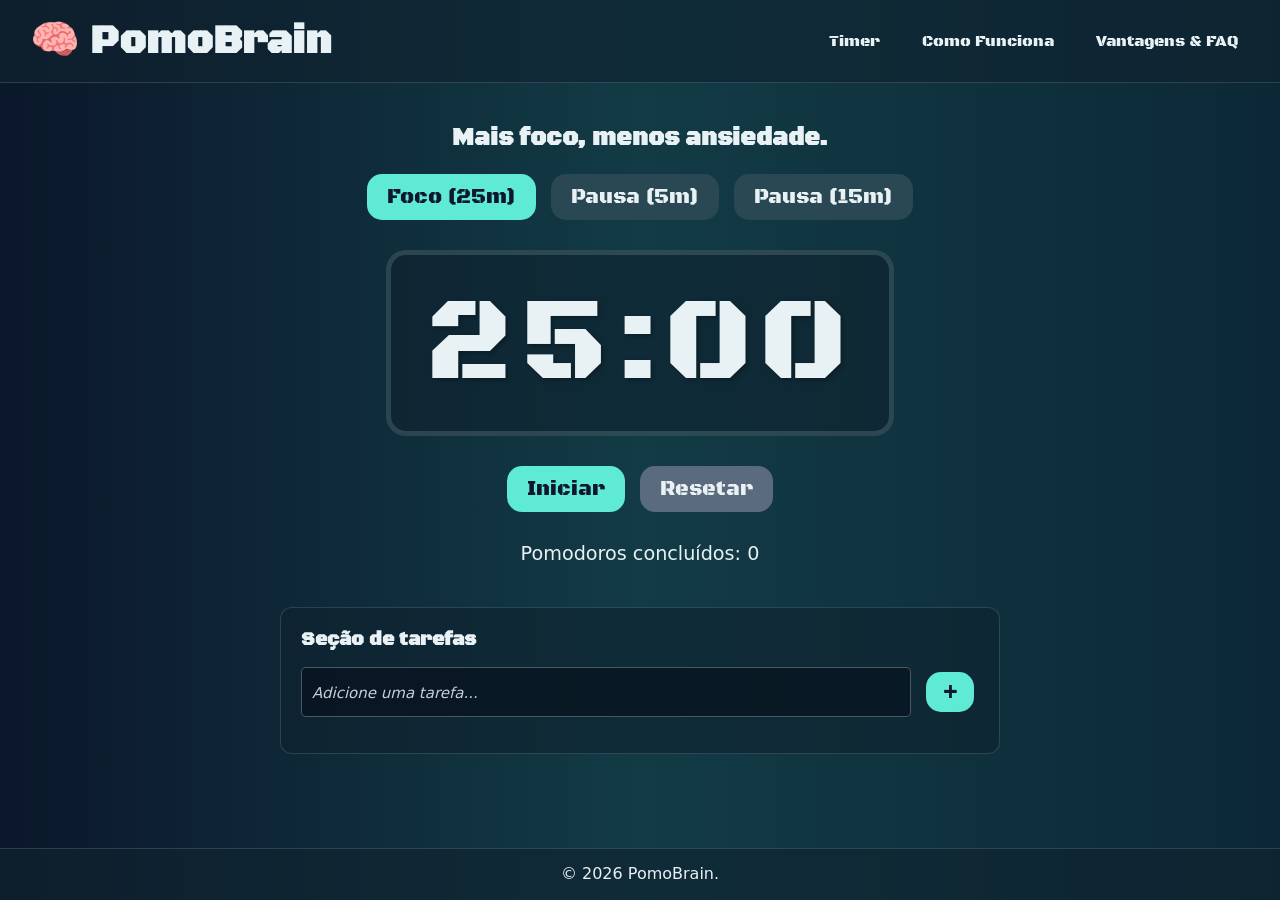
<file: index.html>
<!DOCTYPE html>
<html lang="pt-BR">

<head>
    <meta charset="UTF-8">
    <meta name="viewport" content="width=device-width, initial-scale=1.0">
    <title>PomoBrain - Timer</title>
    <link rel="stylesheet" href="assets/css/style.css">
    <script src="assets/js/script.js" defer></script>
</head>

<body>

    <header class="cabecalho">
        <h1 class="titulo-principal"><a href="index.html">🧠 PomoBrain</a></h1>

        <nav>
            <ul class="lista-navegacao">
                <li><a class="link-navegacao" href="index.html">Timer</a></li>
                <li><a class="link-navegacao" href="pages/metodo.html">Como Funciona</a></li>
                <li><a class="link-navegacao" href="pages/faq.html">Vantagens & FAQ</a></li>
            </ul>
        </nav>
    </header>

    <main class="pagina-principal">
        <div class="timer-container">
            <h2 class="titulo-secao" id="mensagem-texto">Mais foco, menos ansiedade.</h2>

            <div>
                <button class="botao-modo ativo" type="button" id="btn-foco">Foco (25m)</button>
                <button class="botao-modo" type="button" id="btn-curta">Pausa (5m)</button>
                <button class="botao-modo" type="button" id="btn-longa">Pausa (15m)</button>
            </div>

            <div class="display-tempo" id="tempo-display">25:00</div>

            <div>
                <button class="botao-controle" type="button" id="btn-acao">Iniciar</button>
                <button class="botao-controle botao-reset" type="button" id="btn-reset">Resetar</button>
            </div>

            <p class="contador-texto" id="contador-texto">Pomodoros concluídos: 0</p>
        </div>

        <div class="secao-tarefas">
            <h3 class="titulo-secao">Seção de tarefas</h3>

            <form class="form-nova-tarefa" id="form-nova-tarefa">
                <input
                    class="input-tarefa"
                    id="input-nova-tarefa"
                    type="text"
                    placeholder="Adicione uma tarefa..."
                    aria-label="Nova tarefa"
                    maxlength="200"
                    required>
                <button class="botao-adicionar" type="submit" aria-label="Adicionar tarefa">+</button>
            </form>

            <ul class="lista-tarefas" id="lista-tarefas"></ul>
        </div>
    </main>

    <footer class="rodape">
        <p>&copy; 2026 PomoBrain.</p>
    </footer>
    <audio id="som-alarme" src="assets/audio/alarme.mp3" preload="auto"></audio>
</body>

</html>
</file>
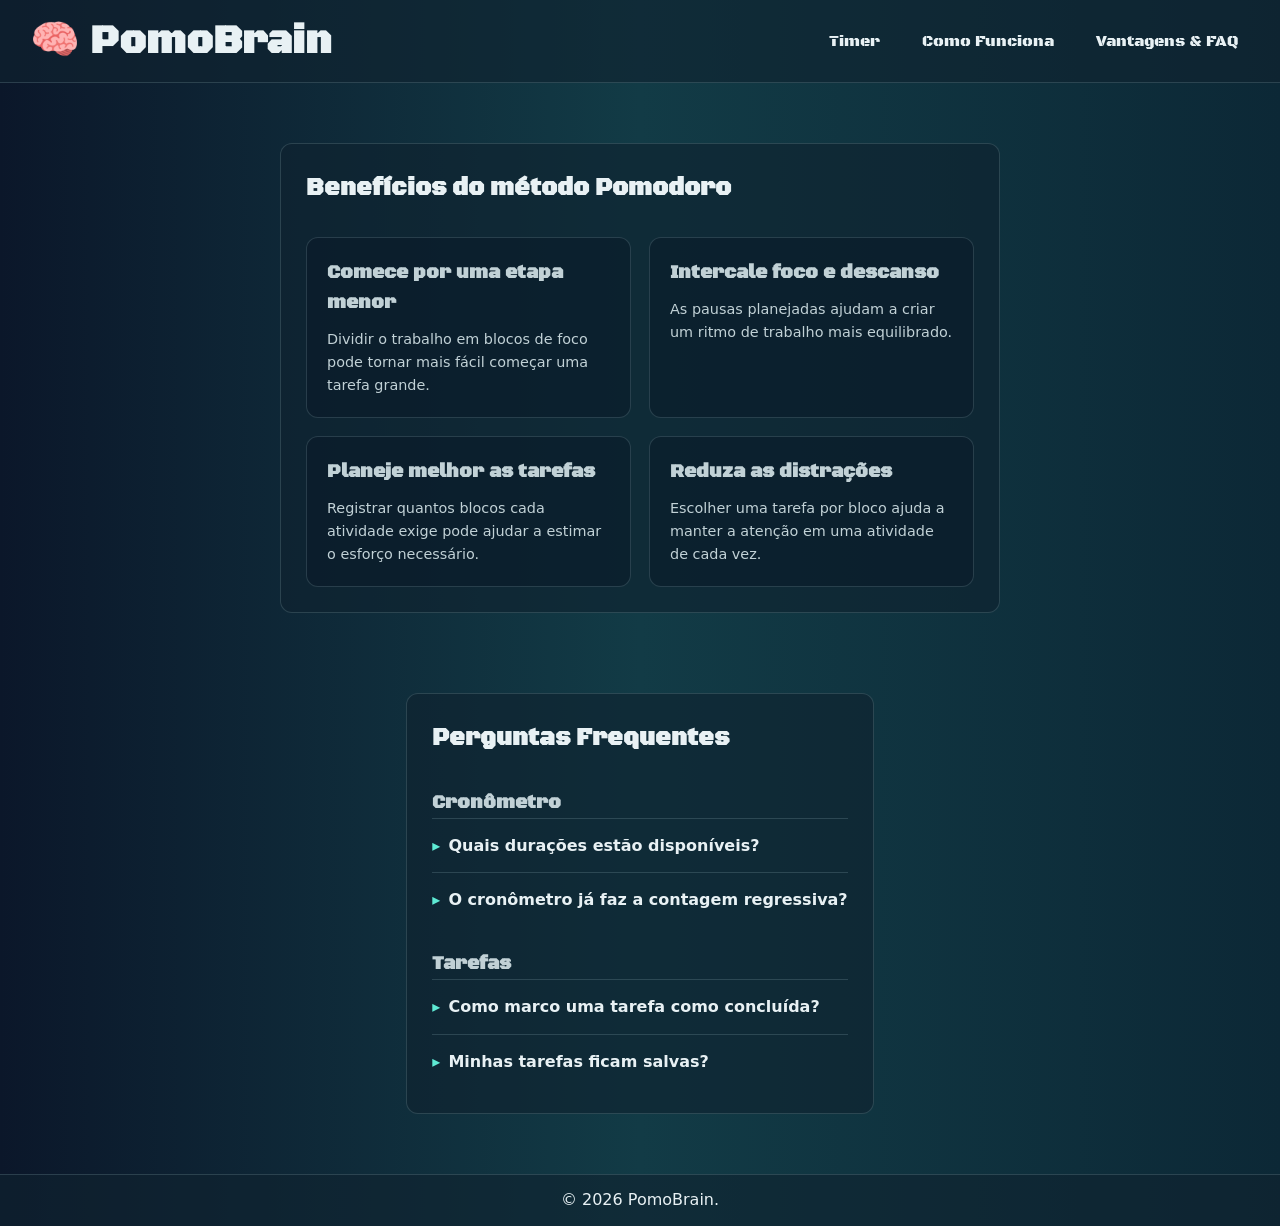
<file: pages/faq.html>
<!DOCTYPE html>
<html lang="pt-BR">
<head>
    <meta charset="UTF-8">
    <meta name="viewport" content="width=device-width, initial-scale=1.0">
    <title>Vantagens e FAQ - PomoBrain</title>
    <link rel="stylesheet" href="../assets/css/style.css">
</head>
<body>

    <header class="cabecalho">
        <h1 class="titulo-principal"><a href="../index.html">🧠 PomoBrain</a></h1>

        <nav>
            <ul class="lista-navegacao">
                <li><a class="link-navegacao" href="../index.html">Timer</a></li>
                <li><a class="link-navegacao" href="metodo.html">Como Funciona</a></li>
                <li><a class="link-navegacao" href="faq.html">Vantagens & FAQ</a></li>
            </ul>
        </nav>
    </header>

    <main class="pagina-principal">
        <div class="secao-conteudo">
            <h2 class="titulo-secao-m">Benefícios do método Pomodoro</h2>
            
            <div class="benefits-grid">
                
                <div class="card-beneficio">
                    <h3 class="titulo-card">Comece por uma etapa menor</h3>
                    <p>Dividir o trabalho em blocos de foco pode tornar mais fácil começar uma tarefa grande.</p>
                </div>
                
                <div class="card-beneficio">
                    <h3 class="titulo-card">Intercale foco e descanso</h3>
                    <p>As pausas planejadas ajudam a criar um ritmo de trabalho mais equilibrado.</p>
                </div>
                
                <div class="card-beneficio">
                    <h3 class="titulo-card">Planeje melhor as tarefas</h3>
                    <p>Registrar quantos blocos cada atividade exige pode ajudar a estimar o esforço necessário.</p>
                </div>
                
                <div class="card-beneficio">
                    <h3 class="titulo-card">Reduza as distrações</h3>
                    <p>Escolher uma tarefa por bloco ajuda a manter a atenção em uma atividade de cada vez.</p>
                </div>
                
            </div>
        </div>

        <div class="secao-conteudo">
            <h2 class="titulo-secao-m">Perguntas Frequentes</h2>

            <div class="faq-categoria">
                <h3 class="titulo-categoria">Cronômetro</h3>
                
                <div class="item-faq">
                    <details class="detalhe-faq">
                        <summary class="pergunta-faq">Quais durações estão disponíveis?</summary>
                        <p class="resposta-faq">A tela do timer oferece foco de 25 minutos, pausa curta de 5 minutos e pausa longa de 15 minutos.</p>
                    </details>
                </div>
                
                <div class="item-faq">
                    <details class="detalhe-faq">
                        <summary class="pergunta-faq">O cronômetro já faz a contagem regressiva?</summary>
                        <p class="resposta-faq">Sim. O cronômetro faz a contagem regressiva e alterna automaticamente entre foco e pausas conforme o modo selecionado.</p>
                    </details>
                </div>
            </div>

            <div class="faq-categoria">
                <h3 class="titulo-categoria">Tarefas</h3>
                
                <div class="item-faq">
                    <details class="detalhe-faq">
                        <summary class="pergunta-faq">Como marco uma tarefa como concluída?</summary>
                        <p class="resposta-faq">Digite a tarefa em um dos campos e marque a caixa ao lado. O texto ficará riscado para indicar a conclusão.</p>
                    </details>
                </div>
                
                <div class="item-faq">
                    <details class="detalhe-faq">
                        <summary class="pergunta-faq">Minhas tarefas ficam salvas?</summary>
                        <p class="resposta-faq">Sim. As tarefas são salvas automaticamente no navegador usando o localStorage.</p>
                    </details>
                </div>
            </div>

        </div>
    </main>

    <footer class="rodape">
        <p>&copy; 2026 PomoBrain.</p>
    </footer>

</body>
</html>
</file>
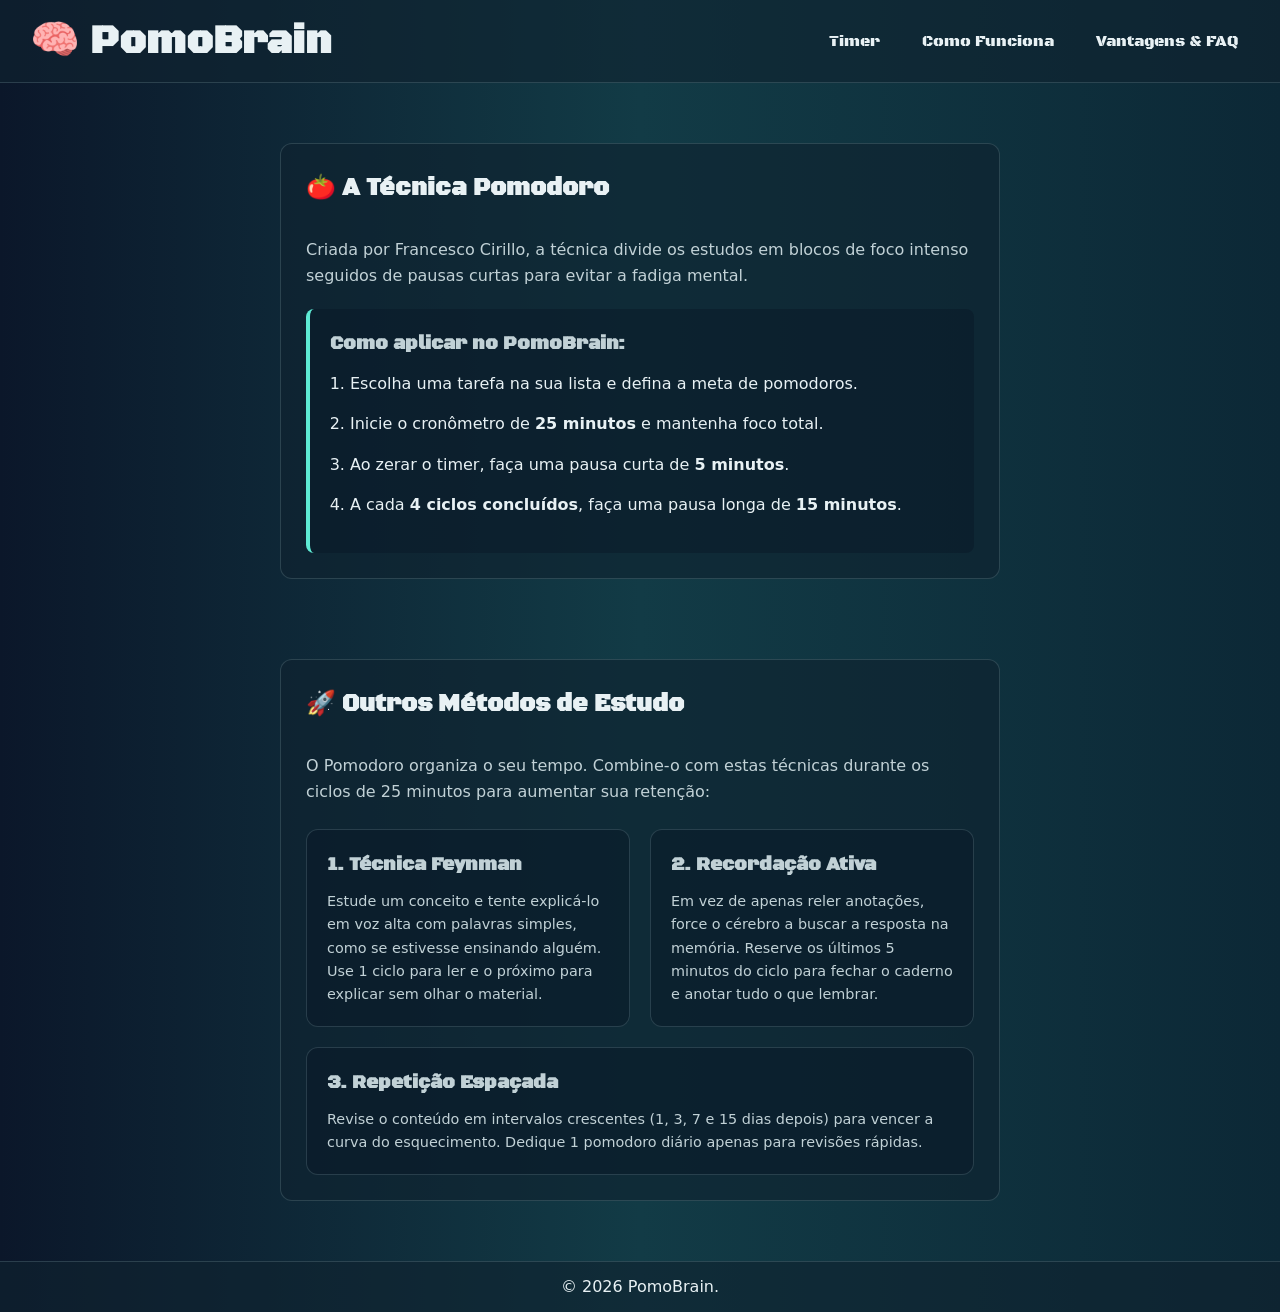
<file: pages/metodo.html>
<!DOCTYPE html>
<html lang="pt-BR">
<head>
    <meta charset="UTF-8">
    <meta name="viewport" content="width=device-width, initial-scale=1.0">
    <title>Como Funciona - PomoBrain</title>
    <link rel="stylesheet" href="../assets/css/style.css">
</head>
<body>
    <header class="cabecalho">
        <h1 class="titulo-principal"><a href="../index.html">🧠 PomoBrain</a></h1>
        <nav>
            <ul class="lista-navegacao">
                <li><a class="link-navegacao" href="../index.html">Timer</a></li>
                <li><a class="link-navegacao" href="metodo.html">Como Funciona</a></li>
                <li><a class="link-navegacao" href="faq.html">Vantagens & FAQ</a></li>
            </ul>
        </nav>
    </header>

    <main class="pagina-principal">
        <section class="secao-conteudo">
            <h2 class="titulo-secao-m">🍅 A Técnica Pomodoro</h2>
            <p class="texto-destaque">
                Criada por Francesco Cirillo, a técnica divide os estudos em blocos de foco intenso seguidos de pausas curtas para evitar a fadiga mental.
            </p>

            <article class="passo-a-passo">
                <h3 class="titulo-card">Como aplicar no PomoBrain:</h3>
                <ol>
                    <li>Escolha uma tarefa na sua lista e defina a meta de pomodoros.</li>
                    <li>Inicie o cronômetro de <strong>25 minutos</strong> e mantenha foco total.</li>
                    <li>Ao zerar o timer, faça uma pausa curta de <strong>5 minutos</strong>.</li>
                    <li>A cada <strong>4 ciclos concluídos</strong>, faça uma pausa longa de <strong>15 minutos</strong>.</li>
                </ol>
            </article>
        </section>

        <section class="secao-conteudo">
            <h2 class="titulo-secao-m">🚀 Outros Métodos de Estudo</h2>
            <p class="texto-destaque">
                O Pomodoro organiza o seu tempo. Combine-o com estas técnicas durante os ciclos de 25 minutos para aumentar sua retenção:
            </p>

            <div class="grade-metodos">
                <article class="card-metodo">
                    <h3 class="titulo-card">1. Técnica Feynman</h3>
                    <p>Estude um conceito e tente explicá-lo em voz alta com palavras simples, como se estivesse ensinando alguém. Use 1 ciclo para ler e o próximo para explicar sem olhar o material.</p>
                </article>

                <article class="card-metodo">
                    <h3 class="titulo-card">2. Recordação Ativa</h3>
                    <p>Em vez de apenas reler anotações, force o cérebro a buscar a resposta na memória. Reserve os últimos 5 minutos do ciclo para fechar o caderno e anotar tudo o que lembrar.</p>
                </article>

                <article class="card-metodo">
                    <h3 class="titulo-card">3. Repetição Espaçada</h3>
                    <p>Revise o conteúdo em intervalos crescentes (1, 3, 7 e 15 dias depois) para vencer a curva do esquecimento. Dedique 1 pomodoro diário apenas para revisões rápidas.</p>
                </article>
            </div>
        </section>

    </main>

    <footer class="rodape">
        <p>&copy; 2026 PomoBrain.</p>
    </footer>
</body>
</html>
</file>
<file: assets/css/style.css>
@charset "UTF-8";
@import url("https://fonts.googleapis.com/css2?family=Black+Ops+One&display=swap");

:root {
    --fundo-inicio: #0b172a;
    --fundo-meio: #123b46;
    --fundo-fim: #0c2836;
    --superficie: rgba(15, 35, 48, 0.62);
    --superficie-card: rgba(9, 24, 38, 0.48);
    --superficie-input: rgba(5, 16, 27, 0.62);
    --borda: rgba(194, 230, 232, 0.16);
    --borda-input: rgba(205, 226, 231, 0.32);
    --texto: #e8f1f4;
    --texto-suave: #c1d1d6;
    --destaque: #5eead4;
    --destaque-hover: #2dd4bf;
    --cor-pausando: #fbbf24;
    --texto-escuro: #0f172a;
    --botao: #294853;
    --botao-hover: #355c68;
    --botao-pressionado: #1d3943;
    --botao-reset: #596b7d;
    --botao-reset-hover: #46586a;
    --botao-remover: #c86161;
    --botao-remover-hover: #a94c50;
    --sombra: rgba(0, 0, 0, 0.3);
}

* {
    box-sizing: border-box;
    margin: 0;
    padding: 0;
    font-family: system-ui, -apple-system, "Segoe UI", Roboto, sans-serif;
}

body {
    min-height: 100vh;
    display: flex;
    flex-direction: column;
    background-image: linear-gradient(90deg, var(--fundo-inicio), var(--fundo-meio), var(--fundo-fim));
    color: var(--texto);
    line-height: 1.3;
}

.pagina-principal {
    width: 100%;
    max-width: 800px;
    flex: 1;
    margin: 0 auto;
    padding: 40px;
    display: flex;
    flex-direction: column;
    gap: 40px;
}

.cabecalho {
    display: flex;
    align-items: center;
    justify-content: space-between;
    flex-wrap: wrap;
    gap: 12px;
    padding: 15px 30px;
    background: var(--superficie);
    border-bottom: 1px solid var(--borda);
}

.titulo-principal {
    color: var(--texto);
    font-family: "Black Ops One", cursive;
    font-size: 2.5rem;
}

.titulo-principal a {
    color: inherit;
    font: inherit;
    text-decoration: none;
}

.lista-navegacao {
    display: flex;
    align-items: center;
    flex-wrap: wrap;
    gap: 18px;
    list-style: none;
}

.link-navegacao {
    display: block;
    padding: 8px 12px;
    border-radius: 8px;
    color: var(--texto);
    font-family: "Black Ops One", cursive;
    font-size: 1rem;
    text-decoration: none;
    transition: background-color 0.2s ease;
}

.link-navegacao:hover,
.link-navegacao:focus-visible {
    background: var(--borda);
}

.rodape {
    padding: 15px;
    border-top: 1px solid var(--borda);
    background: var(--superficie);
    color: var(--texto);
    text-align: center;
}

.timer-container {
    display: flex;
    flex-direction: column;
    align-items: center;
    justify-content: center;
    gap: 15px;
    text-align: center;
}

.titulo-secao,
.titulo-secao-m,
.titulo-card,
.titulo-categoria,
.display-tempo,
button {
    font-family: "Black Ops One", cursive;
}

.titulo-secao,
.titulo-secao-m {
    color: var(--texto);
}

.display-tempo {
    margin: 10px 0;
    padding: 10px 35px;
    border: 5px solid var(--borda);
    border-radius: 20px;
    background: var(--superficie);
    color: var(--texto);
    font-size: clamp(4.2rem, 14vw, 7.5rem);
    line-height: 1.3;
    letter-spacing: 5px;
    font-variant-numeric: tabular-nums;
    text-shadow: 2px 2px 4px var(--sombra);
}

.contador-texto {
    margin-top: 10px;
    color: var(--texto);
    font-size: 1.2rem;
}

button {
    margin: 5px;
    padding: 10px 20px;
    border: none;
    border-radius: 15px;
    background: var(--botao);
    color: var(--texto);
    font-size: 1.3rem;
    cursor: pointer;
    transition: background-color 0.3s ease, transform 0.1s ease;
}

button:hover {
    background: var(--botao-hover);
}

button:active {
    background: var(--botao-pressionado);
    transform: scale(1.05);
}

.botao-modo.ativo,
.botao-controle,
.botao-adicionar {
    background: var(--destaque);
    color: var(--texto-escuro);
}

.botao-modo.ativo:hover,
.botao-controle:hover,
.botao-adicionar:hover {
    background: var(--destaque-hover);
}

.botao-controle.pausando {
    background: var(--cor-pausando);
    color: var(--texto-escuro);
}

.botao-reset {
    background: var(--botao-reset);
    color: var(--texto);
}

.botao-reset:hover {
    background: var(--botao-reset-hover);
}

.secao-tarefas {
    width: 100%;
    padding: 20px;
    border: 1px solid var(--borda);
    border-radius: 12px;
    background: var(--superficie);
}

.secao-tarefas > .titulo-secao {
    margin-bottom: 15px;
}

.form-nova-tarefa {
    display: flex;
    gap: 10px;
    margin-bottom: 16px;
}

.botao-adicionar {
    min-width: 48px;
    padding: 8px 14px;
    font-size: 1.5rem;
    line-height: 1;
}

.lista-tarefas {
    list-style: none;
}

.item-tarefa {
    display: flex;
    align-items: center;
    gap: 10px;
    margin-bottom: 10px;
}

.input-tarefa {
    min-width: 0;
    flex: 1;
    padding: 10px;
    border: 1px solid var(--borda-input);
    border-radius: 5px;
    background: var(--superficie-input);
    color: var(--texto);
    font-size: 1rem;
}

.input-tarefa::placeholder {
    color: var(--texto-suave);
    font-size: 15px;
    font-style: italic;
}

.checkbox-tarefa {
    width: 20px;
    height: 20px;
    accent-color: var(--destaque);
    cursor: pointer;
}

.btn-remover-tarefa {
    flex: 0 0 auto;
    padding: 9px 12px;
    background: var(--botao-remover);
    color: var(--texto);
    font-size: 0.9rem;
}

.btn-remover-tarefa:hover {
    background: var(--botao-remover-hover);
}

.item-tarefa:has(.checkbox-tarefa:checked) .input-tarefa {
    background-image: linear-gradient(transparent 49%, var(--texto-suave) 49%, var(--texto-suave) 51%, transparent 51%);
    opacity: 0.7;
}

.secao-conteudo {
    max-width: 800px;
    margin: 20px auto;
    padding: 25px;
    border: 1px solid var(--borda);
    border-radius: 12px;
    background: var(--superficie);
    color: var(--texto);
    line-height: 1.6;
}

.titulo-secao-m {
    margin: 0 0 30px;
    font-size: 1.5rem;
}

.texto-destaque,
.card-metodo p,
.card-beneficio p,
.resposta-faq {
    color: var(--texto-suave);
}

.secao-conteudo li {
    margin-bottom: 15px;
}

.card-metodo,
.card-beneficio {
    border: 1px solid var(--borda);
    border-radius: 12px;
    background: var(--superficie-card);
}

.passo-a-passo {
    margin-top: 20px;
    padding: 20px;
    border-left: 4px solid var(--destaque);
    border-radius: 8px;
    background: var(--superficie-card);
}

.passo-a-passo ol {
    margin-top: 12px;
    padding-left: 20px;
}

.grade-metodos {
    display: flex;
    flex-wrap: wrap;
    gap: 20px;
    margin-top: 25px;
}

.card-metodo {
    flex: 1 1 220px;
    padding: 20px;
    display: flex;
    flex-direction: column;
    gap: 10px;
}

.card-metodo p,
.card-beneficio p {
    font-size: 0.9rem;
}

.benefits-grid {
    display: grid;
    grid-template-columns: repeat(auto-fit, minmax(220px, 1fr));
    gap: 18px;
}

.card-beneficio {
    padding: 20px;
}

.card-beneficio p {
    margin-top: 10px;
}

.titulo-card,
.titulo-categoria {
    color: var(--texto-suave);
}

.faq-categoria {
    margin-top: 22px;
}

.item-faq {
    border-top: 1px solid var(--borda);
}

.detalhe-faq {
    padding: 14px 0;
}

.pergunta-faq {
    display: flex;
    align-items: baseline;
    gap: 8px;
    color: var(--texto);
    cursor: pointer;
    font-weight: 700;
    list-style: none;
}

.pergunta-faq::-webkit-details-marker {
    display: none;
}

.pergunta-faq::before {
    color: var(--destaque);
    content: "▸";
}

.detalhe-faq[open] > .pergunta-faq::before {
    content: "▾";
}

.resposta-faq {
    margin: 10px 0 0 20px;
    line-height: 1.6;
}

@media (max-width: 600px) {
    .cabecalho {
        justify-content: center;
        padding: 15px;
    }

    .titulo-principal {
        font-size: 2rem;
    }

    .lista-navegacao {
        justify-content: center;
        gap: 6px;
    }

    .link-navegacao {
        padding: 8px;
        font-size: 0.85rem;
    }

    .pagina-principal {
        padding: 24px 16px;
        gap: 24px;
    }

    .display-tempo {
        padding: 10px 18px;
        letter-spacing: 2px;
    }

    .secao-tarefas {
        padding: 16px;
    }

    .item-tarefa {
        flex-wrap: wrap;
    }
}
</file>
